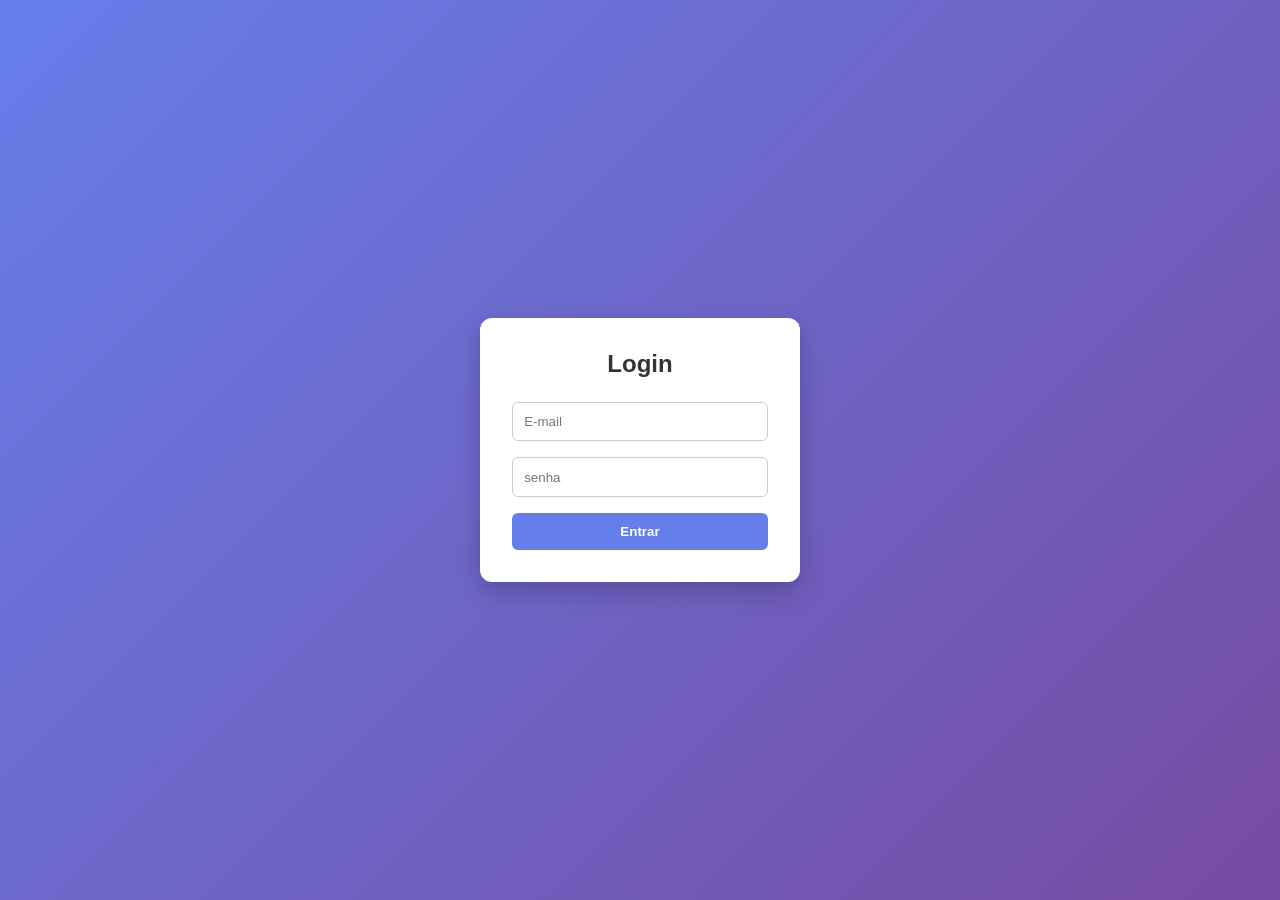
<file: index.html>
<!DOCTYPE html>
<html lang="en">
<head>
    <meta charset="UTF-8">
    <title>login</title>
    <link rel="stylesheet" href="style.css">
</head>
<body>
   <div class="container">
    <form id="loginform">
        <h2>Login</h2>
        <input type="email" id="email" placeholder="E-mail" required>
        <input type="password" id="password" placeholder="senha" required>
        <button type="submit">Entrar</button>
    </form>
    </div>
    <script src="script.js"></script>
</body>
</html>
</file>
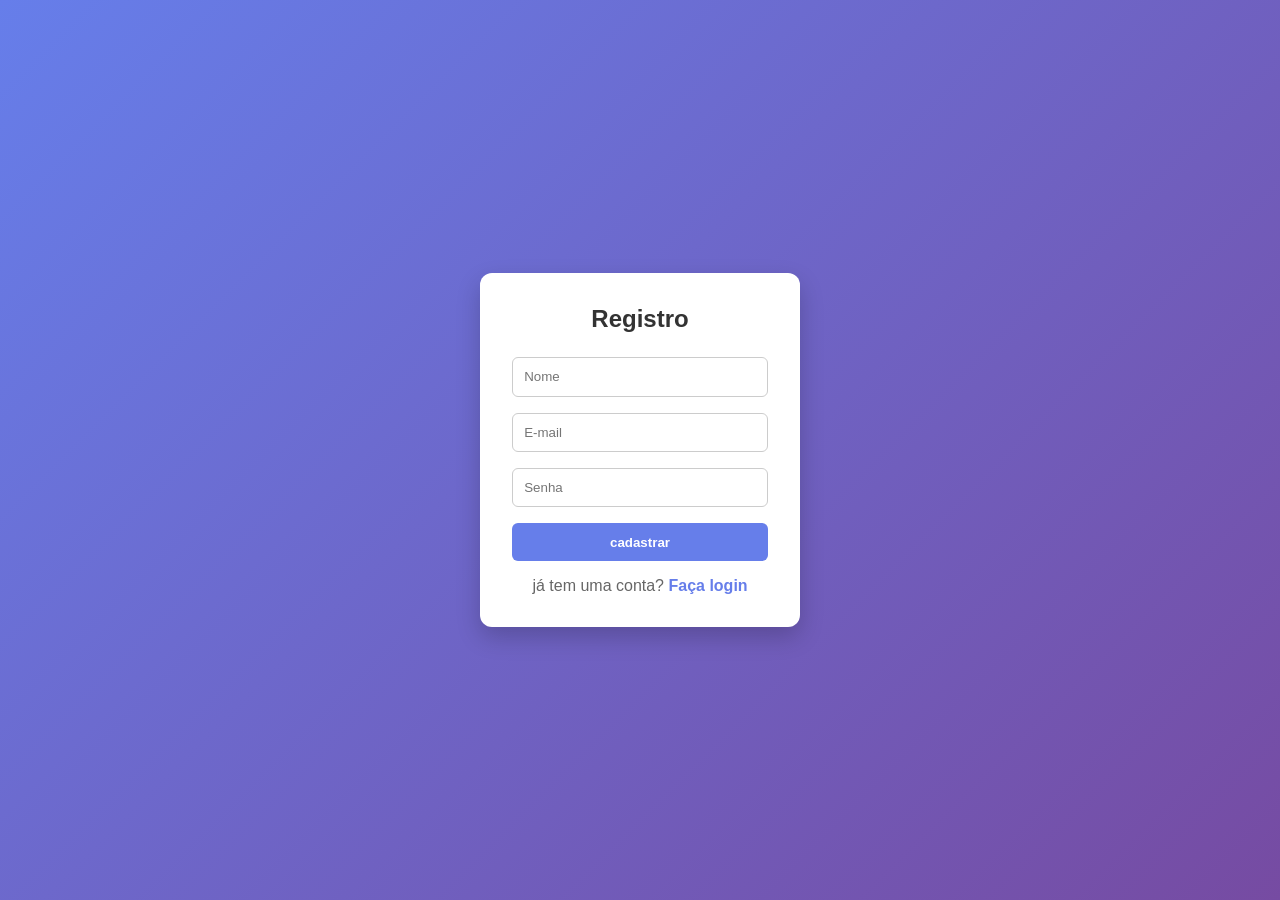
<file: registro.html>
<!DOCTYPE html>
<html lang="pt-br">
<head>
    <meta charset="UTF-8">
    <title>Registro</title>
    <link rel="stylesheet" href="style.css">
</head>
<body>

    <main class="container">
        <form id="registerform">
            <h2>Registro</h2>
            <input type="text" id="nome" placeholder="Nome" required>
            <input type="email" id="email" placeholder="E-mail" required>
            <input type="password" id="password" placeholder="Senha" required>


            <button type="submit">cadastrar</button>

            <p>já tem uma conta? <a href="index.html">Faça login</a></p>
        </form>
    </main>

    <script src="script.js"></script>
</body>
</html>
</file>
<file: style.css>
/*RESET A BASE*/
* {
    margin: 0;
    padding: 0;
    box-sizing: border-box;
    font-family: Arial, sans-serif;
}


body {
    height: 100vh;
    display: flex;
    justify-content: center;
    align-items: center;
    background: linear-gradient(135deg, #667eea, #764ba2);
 
}

/* CONTAINER */
.container {
    background:white;
    padding: 2rem;
    border-radius: 12px;
    width: 320px;
    box-shadow: 0 10px 25px rgba(0, 0, 0, 0.2);
    transition: transform 0.3s ease;
}

/*FORMULARIO*/
form {
    display: flex;
    flex-direction: column;
}


/*TITULO*/
h2 {
    text-align: center;
    margin-bottom: 1.5rem;
    color: #333;
    }

/*INPUTS*/
input {
    margin-bottom: 1rem;
    padding: 0.7rem;
    border-radius: 6px;
    border: 1px solid #ccc;
    transition: 0.3s;
}

/*BOTÃO*/
button {
    padding: 0.7rem;
    border-radius: 6px;
    border: none;
    background-color: #667eea;
    color: white;
    font-weight: bold;
    cursor: pointer;
    transition: 0.3s;
}

/*LINK*/
p {
    text-align: center;
    margin-top: 1rem;
    color: #666;
}
p a {
    color: #667eea;
    text-decoration: none;
    font-weight: bold;
    transition: 0.3s;
}

/*animação de entrada*/
.container {
    animation: fadeInUp 0.5s forwards;
}

@keyframes fadeInUp {
    from {
        opacity: 0;
        transform: translateY(15px);
    }
    to {
        opacity: 1;
        transform: translateY(0);
    }
}

/*EVENTOS*/
/*efeito ao passar mouse no container*/
.container:hover {
    transform: scale(1.02);
}
/* foco no input */
input:focus {
    border-color: #667eea;
    outline: none;
    box-shadow: 0 0 5px rgba(102, 126, 234, 0.5);
}

/* hover no input */
input:hover {
    border-color: #764ba2;
}

/* hover no botão */
button:hover {
    background: #5a67d8;
    transform: translatey(-2px);
}

/* clique no botão */
button:active {
    transform: scale(0.97);
    background: #4c51bf;
}
/* hover no link */
a:hover {
    color: #764ba2;
    text-decoration: underline;
}
</file>
